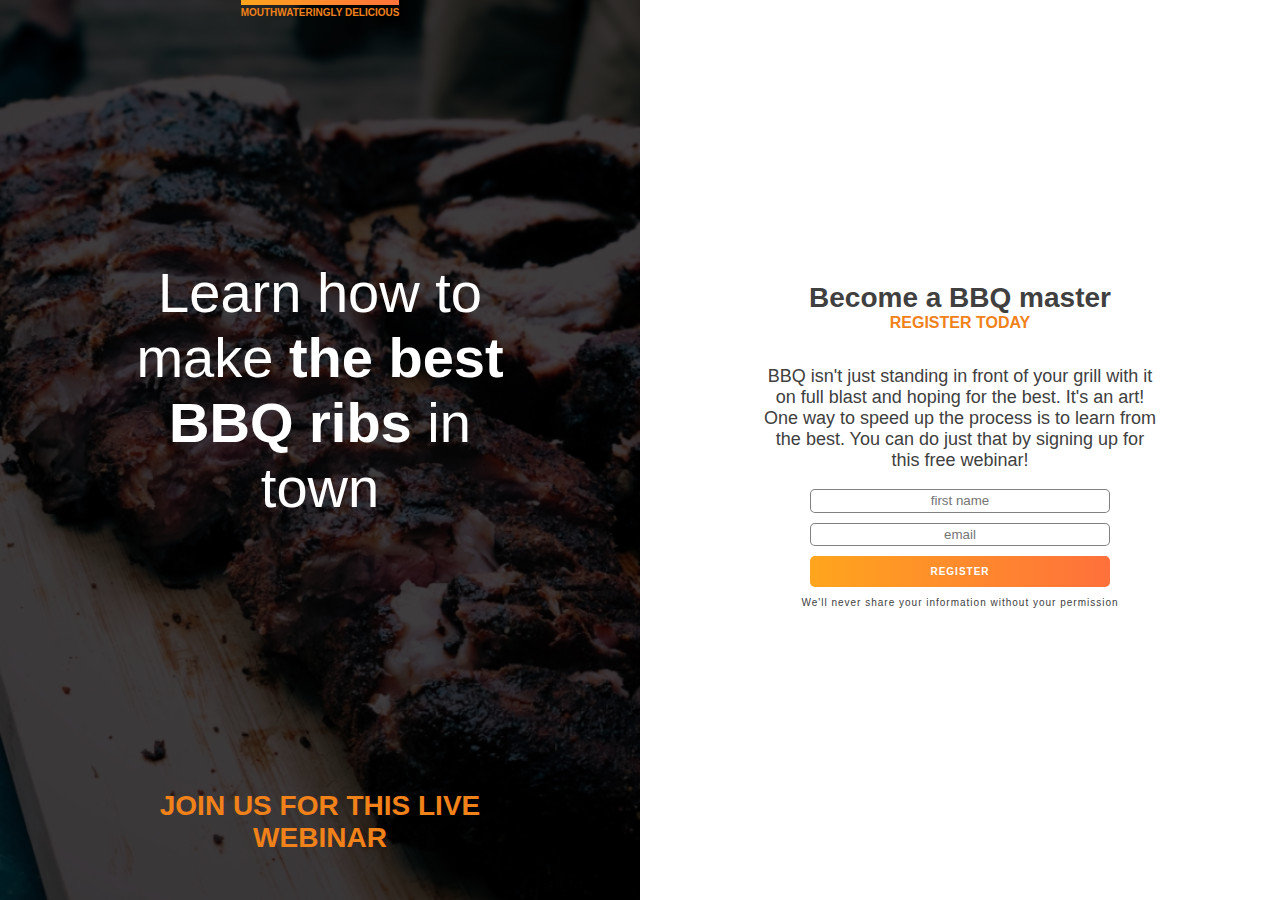
<file: Module 3 - BBQ splash page/index.html>
<!DOCTYPE html>
<html lang="en">

<head>
    <meta charset="UTF-8">
    <meta name="viewport" content="width=device-width, initial-scale=1.0">
    <title>Become a BBQ master!</title>
    <link rel="stylesheet" href="css/styles.css">
    <link href="https://fonts.googleapis.com/css?family=Source+Sans+Pro:300,400,900&display=swap" rel="stylesheet">
</head>

<body>
    <div class="intro">
        <h1>Learn how to make <strong>the best BBQ ribs</strong> in town</h1>
        <p>Join us for this live webinar</p>
        <p class="top-text">Mouthwateringly delicious</p>
    </div>

    <div class="main-content">
        <h2>Become a BBQ master</h2>
        <p>Register Today</p>
        <p>BBQ isn't just standing in front of your grill with it on full blast and hoping for the best. It's an
            art!
            One way to speed up the process is to learn from the best. You can do just that by signing up for this
            free
            webinar!</p>
        <form class="email-collector" action="#" method="POST">
            <input type="text" required placeholder="first name">
            <input type="email" required placeholder="email">
            <button class="btn btn-primary" type="submit">Register</button>
        </form>
        <p class="fine-print">
            We'll never share your information
            without your permission</p>
    </div>
</body>

</html>
</file>
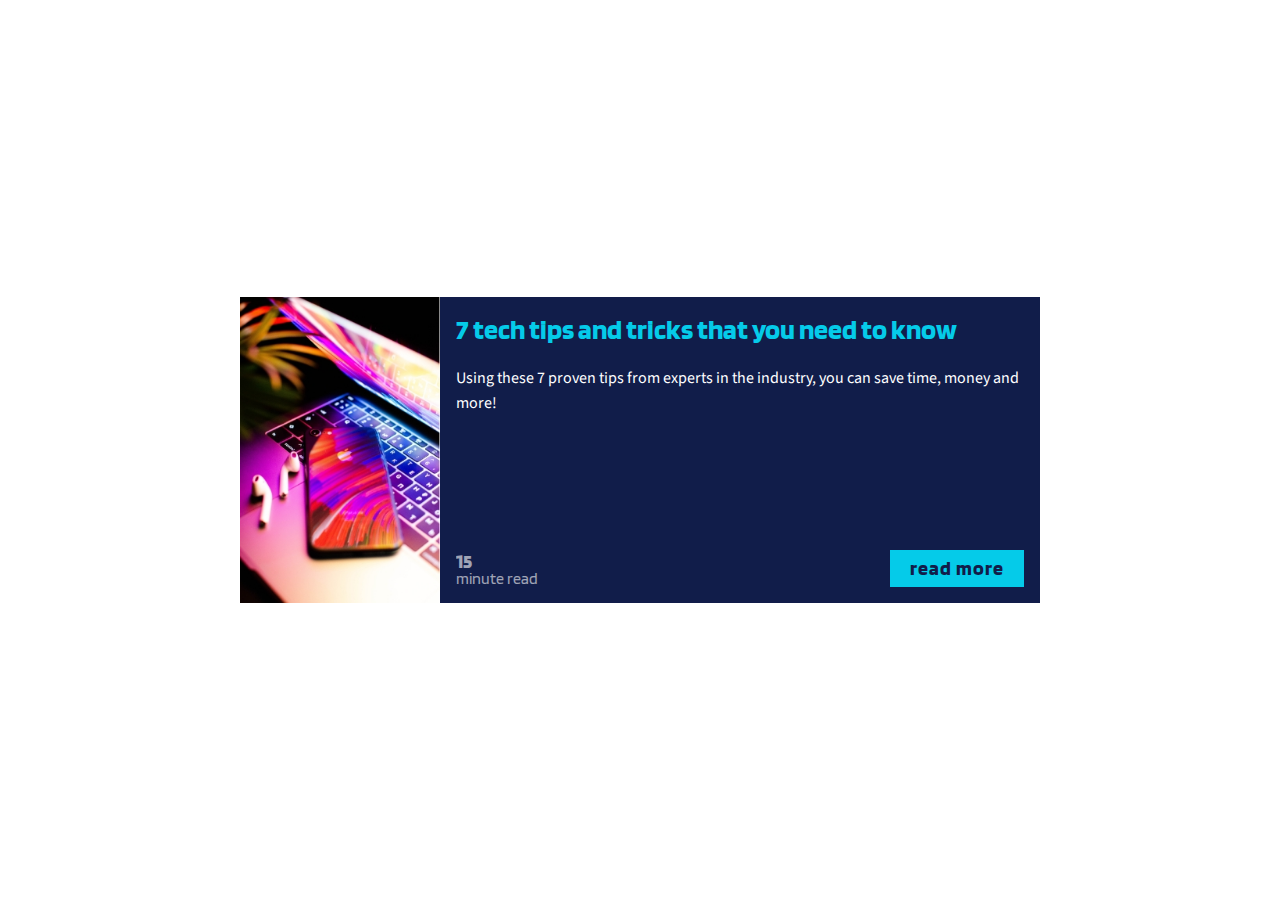
<file: Module 4 - Card component/index.html>
<!DOCTYPE html>
<html lang="en">

<head>
    <meta charset="UTF-8">
    <meta name="viewport" content="width=device-width, initial-scale=1.0">
    <title>Cards</title>
    <link rel="stylesheet" href="normalize.css">
    <title>Flexbox card</title>
    <link rel="stylesheet" href="css/style.css">
    <link href="https://fonts.googleapis.com/css?family=Blinker:400,700|Source+Sans+Pro&display=swap" rel="stylesheet">
</head>

<body>
    <div class="card">
        <img class="card-image" src="img/tech.jpg" alt="">
        <h2 class="card-title">7 tech tips and tricks that you need to know</h2>
        <p class="card-body">Using these 7 proven tips from experts in the industry, you can save time, money and
            more!
        </p>
        <p class="card-read-time"><span>15</span> minute read</p>
        <a href="#" class="card-btn">read more</a>
    </div>
</body>

</html>
</file>
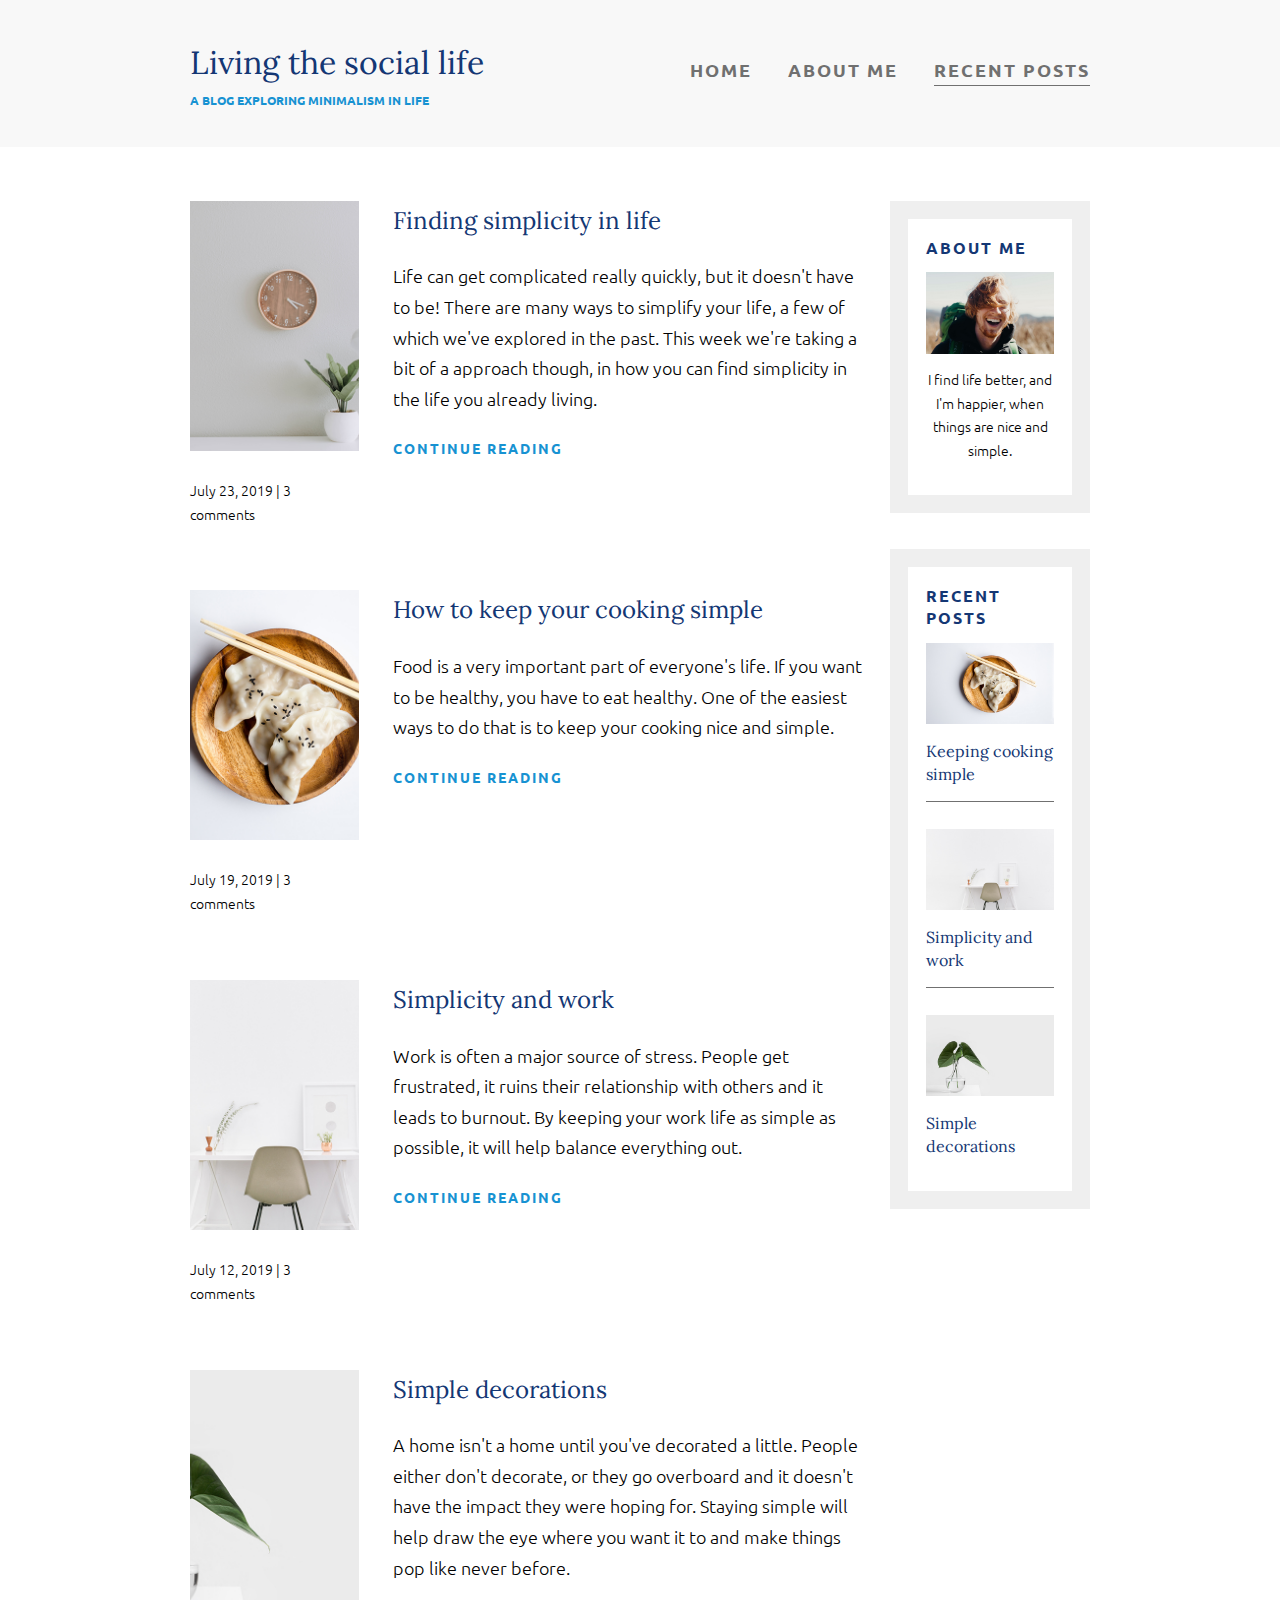
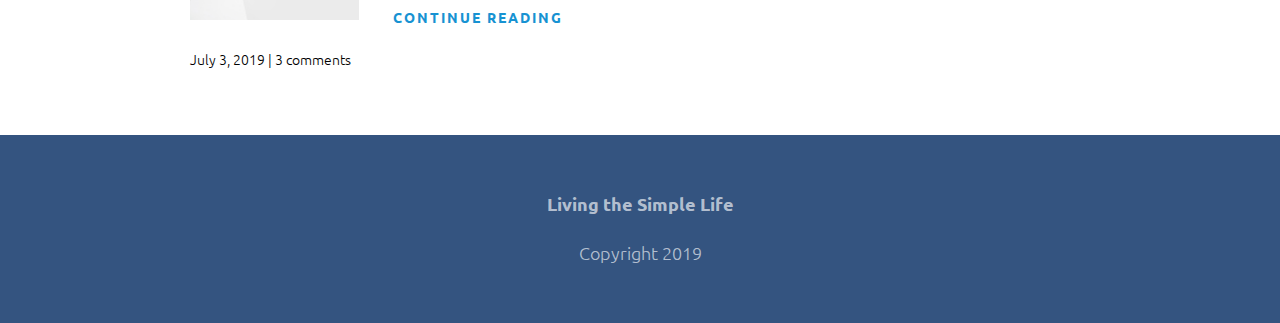
<file: Module 2- A simple life/recent-post.html>
<!DOCTYPE html>
<html lang="en">

<head>
    <meta charset="UTF-8">
    <meta name="viewport" content="width=device-width, initial-scale=1.0">
    <title>Document</title>
    <link rel="stylesheet" href="normalize.css">
    <link href="https://fonts.googleapis.com/css?family=Lora|Ubuntu:300,400,700&display=swap" rel="stylesheet">
    <link rel="stylesheet" href="css/styles.css">
    <script src="https://code.jquery.com/jquery-3.6.0.min.js"></script>
</head>

<body>
    <header>
        <div class="container container-flex">
            <div class="site-title">
                <h1>Living the social life</h1>
                <p class="subtitle">A blog exploring minimalism in life</p>
            </div>
            <nav>
                <ul>
                    <li><a href="index.html">Home</a></li>
                    <li><a href="about-me.html">About me</a></li>
                    <li><a class="current-page" href="recent-post.html">Recent posts</a></li>
                </ul>
            </nav>
        </div>
    </header>

    <div class="container container-flex">
        <main role="main">
            <article class="article-recent">
                <div class="article-recent-main">
                    <h2 class="article-title">Finding simplicity in life</h2>
                    <p class="article-body">Life can get complicated really quickly, but it doesn't
                        have to
                        be! There are many ways to simplify your life, a few of which we've explored in the
                        past</a>. This week we're taking a bit of a approach though, in how you can find simplicity
                        in
                        the life you already living.</p>
                    <a href="#" class="article-read-more">CONTINUE READING</a>
                </div>
                <div class="article-recent-secondary">
                    <img src="img/life.jpg" alt="two dumplings on a wood plate with chopsticks" class="article-image">
                    <p class="article-info">July 23, 2019 | 3 comments</p>
                </div>
            </article>

            <article class="article-recent">
                <div class="article-recent-main">
                    <h2 class="article-title">How to keep your cooking simple </h2>
                    <p class="article-body">Food is a very important part of everyone's life. If you want to be healthy,
                        you have to eat healthy. One of the easiest ways to do that is to keep your cooking nice and
                        simple.</p>
                    <a href="#" class="article-read-more">CONTINUE READING</a>
                </div>
                <div class="article-recent-secondary">
                    <img src="img/food.jpg" alt="two dumplings on a wood plate with chopsticks" class="article-image">
                    <p class="article-info">July 19, 2019 | 3 comments</p>
                </div>
            </article>

            <article class="article-recent">
                <div class="article-recent-main">
                    <h2 class="article-title">Simplicity and work </h2>
                    <p class="article-body">Work is often a major source of stress. People get frustrated, it ruins
                        their relationship with others and it leads to burnout. By keeping your work life as simple as
                        possible, it will help balance everything out.</p>
                    <a href="#" class="article-read-more">CONTINUE READING</a>
                </div>
                <div class="article-recent-secondary">
                    <img src="img/work.jpg" alt="a chair white chair at a white desk on a white wall"
                        class="article-image">
                    <p class="article-info">July 12, 2019 | 3 comments</p>
                </div>
            </article>

            <article class="article-recent">
                <div class="article-recent-main">
                    <h2 class="article-title">Simple decorations</h2>
                    <p class="article-body">A home isn't a home until you've decorated a little. People either don't
                        decorate, or they go overboard and it doesn't have the impact they were hoping for. Staying
                        simple will help draw the eye where you want it to and make things pop like never before.</p>
                    <a href="#" class="article-read-more">CONTINUE READING</a>
                </div>
                <div class="article-recent-secondary">
                    <img src="img/deco.jpg" alt="a green plant in a clear, round vase with water in it"
                        class="article-image">
                    <p class="article-info">July 3, 2019 | 3 comments</p>
                </div>
            </article>
        </main>

        <aside class="sidebar">
            <!-- top -->
            <div class="sidebar-widget">
                <h2 class="widget-title about-me">ABOUT ME</h2>
                <img src="img/about-me.jpg" alt="john doe" class="widget-image">
                <p class="widget-body">I find life better, and I'm happier, when things are nice and simple.</p>
            </div>
            <!-- bottom -->
            <div class="sidebar-widget">
                <h2 class="widget-title">RECENT POSTS</h2>
                <div class="widget-recent-post">
                    <h3 class="widget-recent-post-title">Keeping cooking simple</h3>
                    <img src="img/food.jpg" alt="two dumplings on a wood plate with chopsticks" class="widget-image">
                </div>
                <div class="widget-recent-post">
                    <h3 class="widget-recent-post-title">Simplicity and work</h3>
                    <img src="img/work.jpg" alt="a chair white chair at a white desk on a white wall"
                        class="widget-image">
                </div>
                <div class="widget-recent-post">
                    <h3 class="widget-recent-post-title">Simple decorations</h3>
                    <img src="img/deco.jpg" alt="a green plant in a clear, round vase with water in it"
                        class="widget-image">
                </div>
            </div>

        </aside>

    </div>


    <footer>
        <p><strong>Living the Simple Life</strong></p>
        <p>Copyright 2019</p>
    </footer>


</body>

</html>
</file>
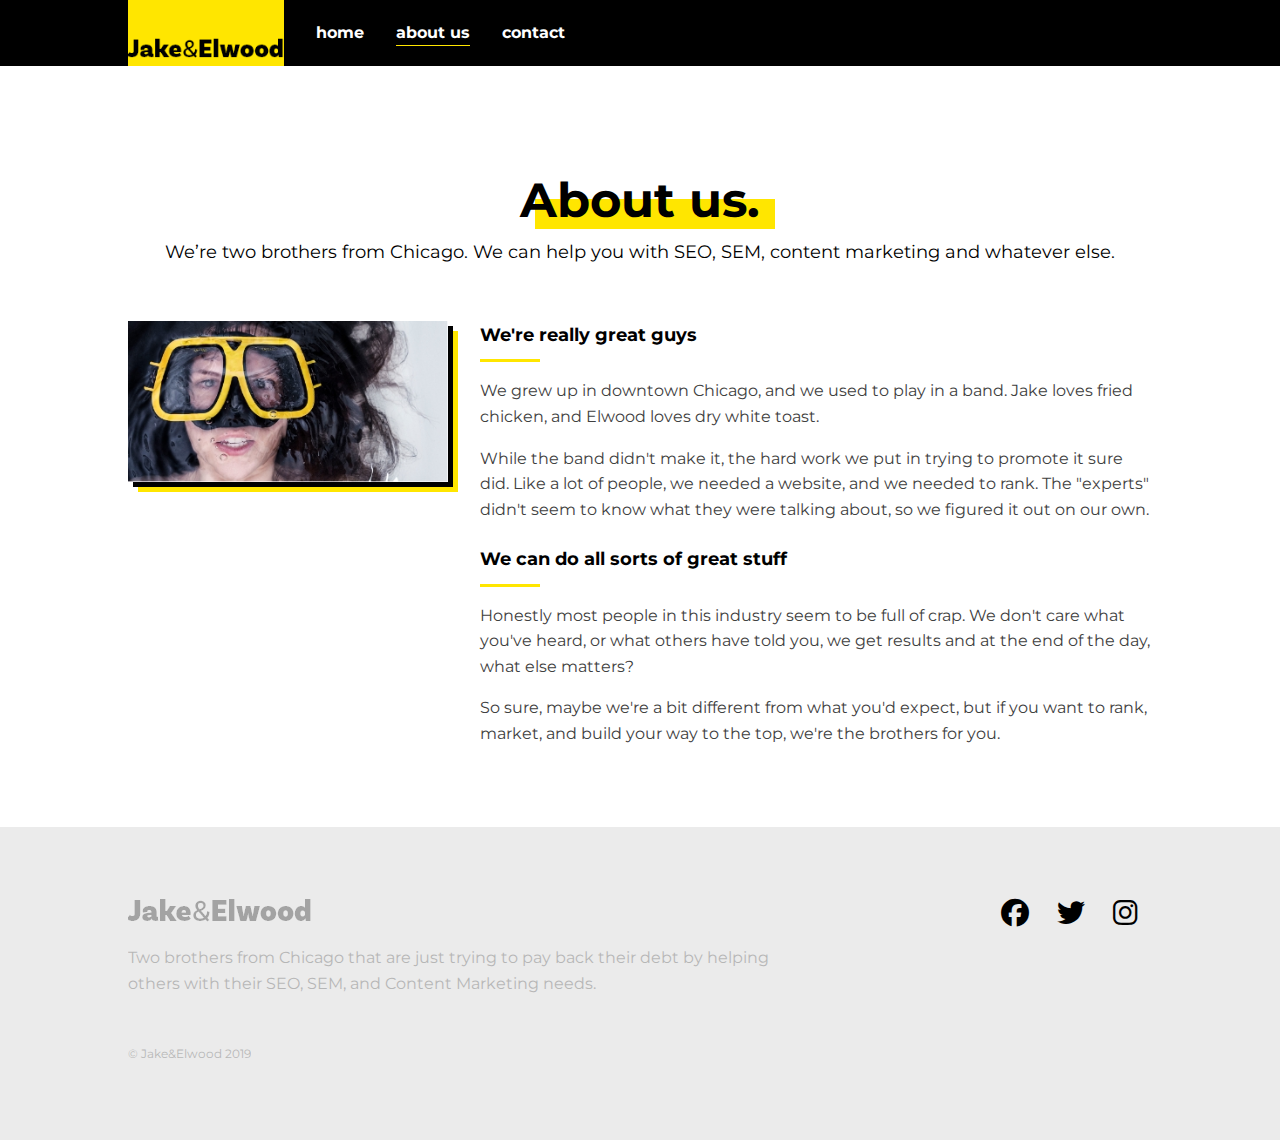
<file: Module 6 - Jake and Elwood/about.html>
<!DOCTYPE html>
<html>

<head>
    <link rel="stylesheet" href="normalize.css">
    <title>Jake & Elwood</title>
    <!-- viewport meta to render pages on mobile properly -->
    <meta name="viewport" content="width=device-width, initial-scale=1">

    <!-- link to google fonts -->
    <link href="https://fonts.googleapis.com/css?family=Montserrat:400,700&display=swap" rel="stylesheet">
    <!-- link to my CSS -->
    <link href="css/styles.css" rel="stylesheet">
    <link rel="stylesheet" href="https://cdnjs.cloudflare.com/ajax/libs/font-awesome/6.5.1/css/all.min.css" />
</head>

<body>
    <header class="header main-grid">
        <div class="header-content">
            <a class="logo-link" href="index.html">
                <img src="img/logo.png" alt="" class="logo">
            </a>
            <button aria-label="open navigation" class="open-nav">&#9776;</button>

            <nav class="nav">
                <button aria-label="close navigation" class="close-nav">&times;</button>
                <ul class="nav-list">
                    <li class="nav-item"><a href="index.html" class="nav-link">home</a></li>
                    <li class="nav-item current"><a href="about.html" class="nav-link">about us</a></li>
                    <li class="nav-item"><a href="contact.html" class="nav-link">contact</a></li>
                </ul>
            </nav>
        </div>
    </header>

    <main class="main-template main-grid">
        <h1 class="page-title">About us.</h1>
        <p class="subtitle">We’re two brothers from Chicago. We can help you with SEO, SEM, content marketing and
            whatever else.</p>

        <img class="main-image" src="img/about-me.jpg" alt="a man wearing goggles">

        <div class="main-text">
            <h2 class="section-title">We're really great guys</h2>
            <p>We grew up in downtown Chicago, and we used to play in a band. Jake loves fried chicken, and Elwood loves
                dry white toast. </p>
            <p>While the band didn't make it, the hard work we put in trying to promote it sure did. Like a lot of
                people, we needed a website, and we needed to rank. The "experts" didn't seem to know what they were
                talking about, so we figured it out on our own.</p>
            <h2 class="section-title">We can do all sorts of great stuff </h2>
            <p>Honestly most people in this industry seem to be full of crap. We don't care what you've heard, or what
                others have told you, we get results and at the end of the day, what else matters? </p>
            <p>So sure, maybe we're a bit different from what you'd expect, but if you want to rank, market, and build
                your way to the top, we're the brothers for you.</p>
        </div>
    </main>

    <footer class="footer main-grid">
        <div class="footer-main">
            <img src="img/logo.png" alt="" class="footer-logo">
            <p class="footer-text">Two brothers from Chicago that are just trying to pay back their debt by helping
                others with their SEO, SEM, and Content Marketing needs.</p>
            <p class="footer-fineprint">© Jake&Elwood 2019</p>
        </div>
        <ul class="social-list">
            <li class="social-item"><a href="#" class="social-link"><i class="fab fa-facebook"></i></a></li>
            <li class="social-item"><a href="#" class="social-link"><i class="fab fa-twitter"></i></a></li>
            <li class="social-item"><a href="#" class="social-link"><i class="fab fa-instagram"></i></a></li>
        </ul>
    </footer>
    <!-- to avoid slowing down the loading time -->
    <script src="script.js"></script>
</body>

</html>
</file>
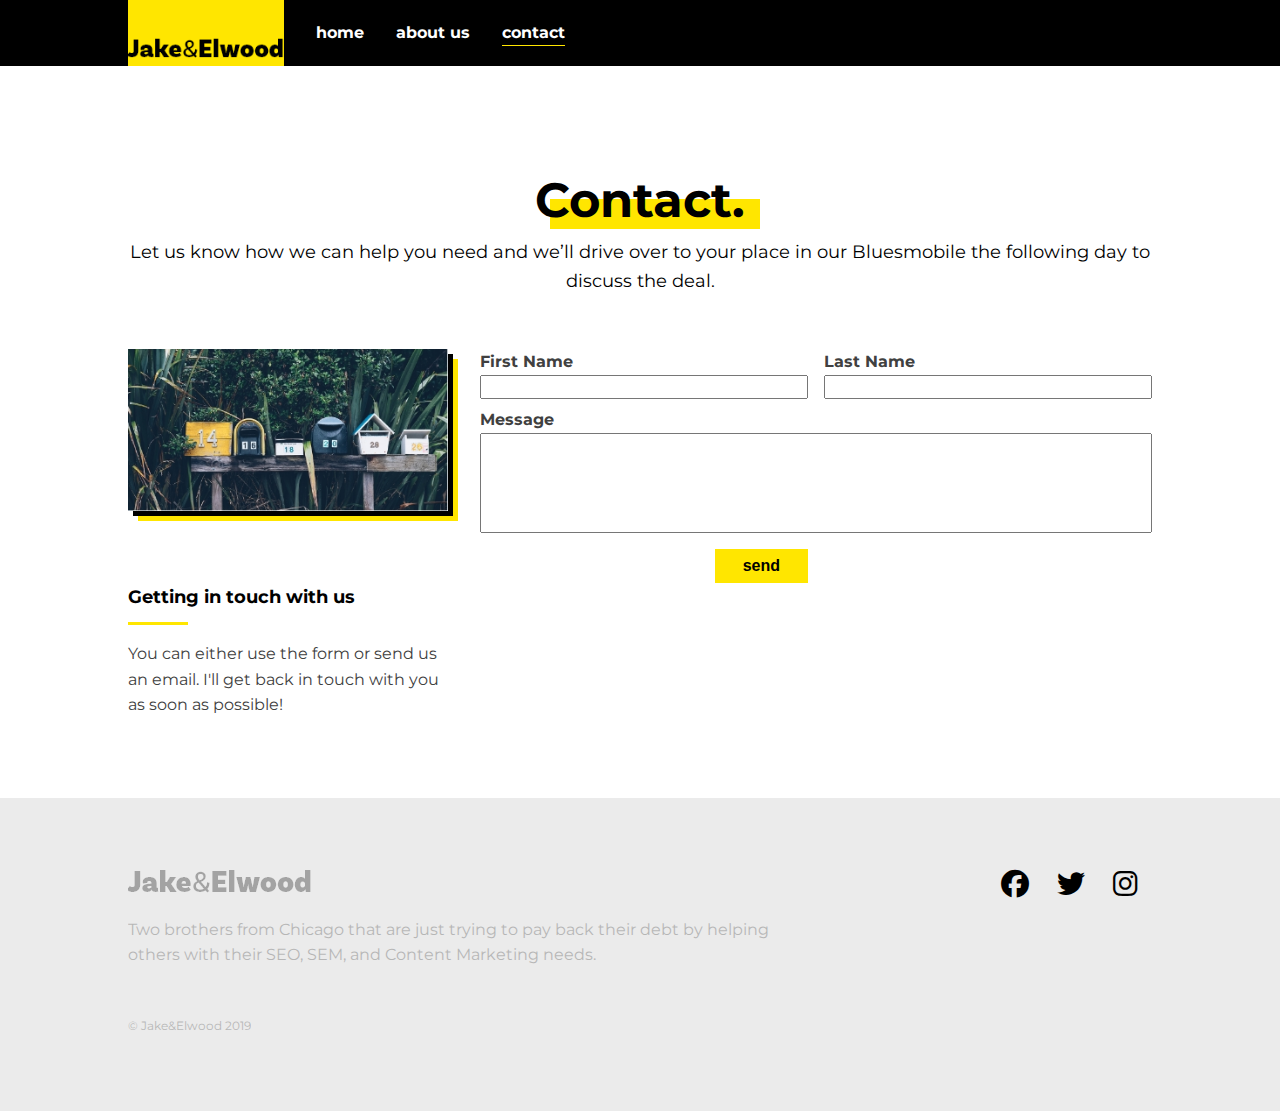
<file: Module 6 - Jake and Elwood/contact.html>
<!DOCTYPE html>
<html>

<head>
    <link rel="stylesheet" href="normalize.css">
    <title>Jake & Elwood</title>
    <!-- viewport meta to render pages on mobile properly -->
    <meta name="viewport" content="width=device-width, initial-scale=1">

    <!-- link to google fonts -->
    <link href="https://fonts.googleapis.com/css?family=Montserrat:400,700&display=swap" rel="stylesheet">
    <!-- link to my CSS -->
    <link href="css/styles.css" rel="stylesheet">
    <link rel="stylesheet" href="https://cdnjs.cloudflare.com/ajax/libs/font-awesome/6.5.1/css/all.min.css" />
</head>

<body>
    <header class="header main-grid">
        <div class="header-content">
            <a class="logo-link" href="index.html">
                <img src="img/logo.png" alt="" class="logo">
            </a>
            <button aria-label="open navigation" class="open-nav">&#9776;</button>

            <nav class="nav">
                <button aria-label="close navigation" class="close-nav">&times;</button>
                <ul class="nav-list">
                    <li class="nav-item"><a href="index.html" class="nav-link">home</a></li>
                    <li class="nav-item"><a href="about.html" class="nav-link">about us</a></li>
                    <li class="nav-item current"><a href="contact.html" class="nav-link">contact</a></li>
                </ul>
            </nav>
        </div>
    </header>

    <main class="main-template main-grid">

        <h1 class="page-title">Contact.</h1>
        <p class="subtitle">Let us know how we can help you need and we’ll drive over to your place in our Bluesmobile
            the following day to discuss the deal.</p>

        <img class="main-image" src="img/contact.jpg" alt="a bunch of mailboxes">
        <div class="secondary-text">
            <h2 class="section-title">Getting in touch with us</h2>
            <p>You can either use the form or send us an email. I'll get back in touch with you as soon as possible!</p>
        </div>

        <div class="main-text">
            <form class="contact-form" action="#" method="POST">

                <label class="fname-label" for="fname">First Name</label>
                <input class="fname-input" id="fname" type="text">

                <label class="lname-label" for="lname">Last Name</label>
                <input class="lname-input" id="lname" type="text">

                <label class="message-label" for="message">Message</label>
                <textarea class="message-textarea" id="message"></textarea>

                <button class="btn btn-primary btn-form">send</button>
            </form>
        </div>


    </main>

    <footer class="footer main-grid">
        <div class="footer-main">
            <img src="img/logo.png" alt="" class="footer-logo">
            <p class="footer-text">Two brothers from Chicago that are just trying to pay back their debt by helping
                others with their SEO, SEM, and Content Marketing needs.</p>
            <p class="footer-fineprint">© Jake&Elwood 2019</p>
        </div>
        <ul class="social-list">
            <li class="social-item"><a href="#" class="social-link"><i class="fab fa-facebook"></i></a></li>
            <li class="social-item"><a href="#" class="social-link"><i class="fab fa-twitter"></i></a></li>
            <li class="social-item"><a href="#" class="social-link"><i class="fab fa-instagram"></i></a></li>
        </ul>
    </footer>
    <!-- to avoid slowing down the loading time -->
    <script src="script.js"></script>
</body>

</html>
</file>
<file: Module 3 - BBQ splash page/css/styles.css>
* {
    /* default: content-box

    when we set the box-sizing to border-box, padding, border, or margin are included 
    in the width/height of an element when we set it.
    */
    box-sizing: border-box;
}

body {
    margin: 0;
    font-size: 1rem;
    font-family: 'Source Sans', sans-serif;
    color: #404040;
    text-align: center;
}

/* =================
Typography
================= */

h1 {
    font-size: 2.25rem;
    font-weight: 300;
    color: #FFF;
    margin: 0;
}

h2 {
    font-size: 1.315rem;
    margin: 0; 
}

h1 + p {
    font-size: 1.3125rem;
}

h2 + p {
    font-size: 1rem;
    margin-top: 0 ;
}

h1 + p,
h2 + p {
    color: #F18119;
    font-weight: 900;
    text-transform: uppercase;
}

.top-text {
    font-size: 0.625rem;
    margin: 0;
    padding-top: 2px;
    font-weight: 900;
    color: #F18119;
    text-transform: uppercase;
    order: -1;
    border-top: 5px solid #F18119;
    /* trick */
    border-image: linear-gradient(to left, #ff713b, #ffa51d) 1;
}

.fine-print {
    font-size: 0.625rem;
    letter-spacing: 1px;
}


strong {
    font-weight: 900;
}

/*==================
Intro section
================== */

.intro {
    background-image: url(../images/ribs.jpg);
    /* just incase the image didn't load */
    background-color: #404040;
    /* you need to have bg color and bg img */
    background-blend-mode: multiply;
    background-position: center;
    background-size: cover;
    padding: 0 .5em 1em;

    display: flex;
    flex-direction: column;
    justify-content: space-between;
    min-height: 50vh;
}

/*==================
Main section
================== */

.main-content {
    padding: 2em 1em;
}

/*  
    reason why m,argin: 0 auto is not utilized is that, it will overwrite
     the previous margins that were set. 
    
     so to achieve the center look of both intro and main section, 
     the long method is don instead of the shorthand method of

     margin 0 auto.
*/

.intro > *,
.main-content > * {
    max-width: 400px;
    margin-left: auto;
    margin-right: auto;
}

/* another solution to centering contents but 
   it is a lot. */

/* .container {
    max-width: 400px;
    margin: 0 auto;
}

.container-intro {
    display: flex;
    flex-direction: column;
    justify-content: space-between;
    min-height: 50vh;
} */

/*==================
Form
================== */

form {
    display: flex;
    flex-direction: column;
    justify-content: space-between;
}

.email-collector {
    width: 80%;
    max-width: 300px;
}

/*  input has a default width, 
so setting it to a 100%, meaning it will
fill a huindred percent of its parent. */
input,
.btn {
    width: 100%;
    border-radius: 5px;
}

input {
    font-family: inherit;
    text-align: inherit;
    margin-bottom: .75em;
    padding: .25em;
    border: 1px solid #404040a8;
    border-radius: 5px;
    transform: scale(1);
    transition: transform 250ms;
}

input:focus {
    transform: scale(1.1);
}

.btn {
    display: inline-block;
    padding: 1em 1.5em;
    font-size: .625rem;
    text-transform: uppercase;
    font-weight: 900;
    letter-spacing: 1px;
    border: 0;
    /* no hover on buttons but you
    can use a cursor:pointer to make
    it more interactive. */
    cursor: pointer;
}

.btn-primary {
    background: linear-gradient(to left, #ff713b, #ffa51d);
    color: #fff;
    transform: scale(1);
    /* can be another solution to hover :3 */
    transition: transform 250ms;
}

.btn-primary:hover,
.btn-primary:focus {
    transform: scale(1.1);
}

/*==================
Media queries
================== */

@media (min-width: 500px) {
    body {
        font-size: 1.125rem;
        display: flex;
    }
    
    h1 {
        font-size: 3.5rem;
    }
    
    h2,
    h1 + p {
        font-size: 1.75rem;
    }
    
    .intro,
    .main-content {
        width: 50%;
        /* 
        new learnings: always set to min-height instead of solely height 
        */
        min-height: 100vh;
    }  
    
    .main-content {
        display: flex;
        flex-direction: column;
        justify-content: center;
    }

    /* we cant always put percentages on heigh 
    but this is an exception */

    .container-intro {
        height: 100%;
    }
}
</file>
<file: Module 4 - Card component/css/style.css>
body {
    margin: 0;
    min-height: 100vh;
    display: flex;
    justify-content: center;
    align-items: center;
}

.card {
    display: grid;
    width: 90%;
    max-width: 800px;
    background: #111d4a;
    color: #fff;
    grid-template: 200px 1em auto auto 100px 1em / 1em auto auto 1em;
    
}

.card-image {
    object-fit: cover;
    grid-column: 1 / -1;
    width: 100%;
    height: 100%;
}

.card-title,
.card-read-time,
.card-btn {
    font-family: 'Blinker', sans-serif;
}

.card-title {
    color: #05cbe9;
    font-size: 1.75rem;
    margin: 0;
    grid-column: 2 / -2;
    grid-row: 3;
}

.card-body {
    font-size: 1rem;
    font-family: 'Source Sans Pro', sans-serif;
    line-height: 1.6;
    grid-column: 2 / -2;
    grid-row: 4;
}

.card-btn {
    font-size: 1.25rem;
    background: #05cbe9;
    color: #111d4a;
    text-decoration: none;
    font-weight: 700;
    padding: .35em 1em;
    letter-spacing: 1px;
    align-self: end;
    justify-self: end;
    grid-row: 5;
    grid-column: 3;
}

.card-read-time {
    margin: 0;
    opacity: .6;
    line-height: 1;
    align-self: end;
    grid-row: 5;
    grid-column: 2;
}

.card-read-time span {
    font-weight: 700;
    display: block;
    font-size: 1.25em;
}

@media (min-width: 600px) {
   .card {
    grid-template: 1em auto auto 150px 1em / 200px auto auto 0px;
    grid-gap: 0 1em;
   }

   .card-image {
    grid-row: 1 / -1;
    grid-column: 1 / 2;
   }

   .card-title {
    grid-row: 2;
    grid-column: 2 / -2;
   }

   .card-body {
    grid-row: 3 / -3;
    grid-column: 2 / -2;
   }

   .card-btn,
   .card-read-time {
    grid-row: 4;
    }
}
</file>
<file: Module 2- A simple life/css/styles.css>
/*  Fonts
-----
font-family: 'Lora', serif;
font-family: 'Ubuntu', sans-serif;
*/

body {
    margin: 0;
    font-family: 'Ubuntu', sans-serif;
    font-size: 1.125rem;
    font-weight: 300;
    /* 
    if youre using unit, it will apply to all headings, and body. 
    if no units. it only just apply it to the body. 
    */
    line-height: 1.7;
}

/* body * {
    border: 1px solid magenta;
}  */

img {
    max-width: 100%;
    display: block;
}

.image-full {
    max-height: 300px;
    width: 100%;
    object-fit: cover;
    margin-bottom: 2em;
}

/* =================
Typography
================= */

h1, 
h2,
h3 {
    font-family: 'Lora', serif;
    font-weight: 400;
    color: #143774;
    margin-top: 0;
}

h1 {
    font-size: 2rem;
    margin: 0;
}

h3 {
    color: #1792d2;
}

a {
    color: #1792d2;
}

a:hover,
a:focus {
    color: #143774;
}

strong {
    font-weight: 700;
}

/* h1 subtitle */
.subtitle {
    margin: 0;
    color: #1792d2;
    font-weight: 700;
    font-size: .75rem;
    text-transform: uppercase;
}

.article-title {
    font-size: 1.5rem;
}

.article-read-more,
.article-info {
    font-size: .875rem;
}

.article-read-more {
    color: #1792d2;
    text-decoration: none;
    font-weight: 700;
    /* upping text styles */
    text-transform: uppercase;
    letter-spacing: 2px;
}

.article-read-more:hover,
.article-read-more:focus {
    color: #143774;
    text-decoration: underline;
}

.article-info {
    margin: 2em 0;
}

.widget-title,
.widget-recent-post-title {
    font-size: 1rem;
    line-height: 1.4;
}

.widget-recent-post-title {
    color: #143774;
}


.widget-title {
    font-size: 1rem;
    font-family: 'Ubuntu', sans-serif;
    font-weight: 700;
    letter-spacing: 2px;
}

.article-info,
.widget-body {
    font-size: 0.875rem;
}

/* =================
Layout
================= */

.container {
    width: 100%;
    max-width: 900px;
    margin: 0 auto;
}

.container-flex {
    display: flex;
    flex-direction: column;
    justify-content: space-between;
}

header {
    background: #f8f8f8;
    padding: 2em 0;
    text-align: center;
    margin-bottom: 3em;
    
}

footer {
    background:#345480;
    /* alpha -> opacity / transparency */
    color: rgba(255, 255, 255, 0.65);
    text-align: center;
    padding: 2em 0;
}

@media (min-width: 675px) {
    .container-flex {
        flex-direction: row;
    }
    
    main {
        width: 75%;
    }
    
    header {
        text-align: left;
    }
    aside {
        width: 20%;
        min-width: 200px;
        margin-left: 1em;
        /* solves the huge sidebar when lowering the screen size */
        /* min-width: 200px; */
    }
}

/* navigation */

nav ul {
    list-style: none;
    padding: 0;
    display: flex;
    justify-content: center;
}

nav li {
    margin-left: 2em;
}

nav a {
    text-decoration: none;
    color: #707070;
    font-weight: 700;
    padding: .25em 0;
    /* upping text design */
    text-transform: uppercase;
    letter-spacing: 2px;  
}

nav a:hover,
nav a:focus {
    color: #1792d2;
}

.current-page {
    border-bottom: 1px solid #707070;
}

.current-page:hover {
    color: #707070;
}

@media (max-width: 675px) {
    nav ul {
        flex-direction: column;
    }
    
    nav li {
        margin: .5em 0;
    }

}

/* articles */

.article-featured {
    border-bottom: #707070 1px solid;
    padding-bottom: 2em;
    margin-bottom: 2em;
}

.article-recent {
    display: flex;
    flex-direction: column;
    margin-bottom: 2em;
}

.article-recent-main {
    order: 2;
}

.article-recent-secondary {
    order: 1;
}

@media (min-width: 675px) {
    .article-recent {
        flex-direction: row;
        justify-content: space-between;
    }

    .article-recent-main {
        width: 70%;
    }
    
    .article-recent-secondary {
        width: 25%;
    }

    .article-recent-secondary:nth-child(3) {
        object-position: left;
    }

    .article-featured {
        display: flex;
        flex-direction: column;
    }

    .article-image {
        order: -2;
    }

    .article-info {
        order: -1;
    }

    .article-image {
        width: 100%;
        min-height: 250px;  
        object-fit: cover;
        /* object-position: left; */
    }
}

/* widgets */

.sidebar-widget {
    border: 1em solid #EFEFEF;
    margin-bottom: 2em;
    padding: 1em;
}

.widget-recent-post {
    display: flex;
    flex-direction: column;
    border-bottom: 1px solid #707070;
    margin-bottom: 1.5em;
}

.widget-recent-post:last-child {
    border: 0;
    margin: 0;
}

.widget-image {
    order: -1;
}

.widget-body {
    text-align: center;
}

.widget-recent-post-title {
    margin: 1em 0;
}

.about-me {
    display: none;
}

@media (min-width: 675px) {
    .about-me {
        display: block;
    }
   
}
</file>
<file: Module 6 - Jake and Elwood/css/styles.css>
* {
    box-sizing: border-box;
}

body {
    margin: 0;
    font-family: 'Montserrat', sans-serif;
    font-size: 1rem;
    color: #404040;
    line-height: 1.6;
}

img {
    max-width: 100%;
}

/* body * {
    outline: 1px solid magenta;
} */

/* ==================
    Typography
===================== */

h1,
h2,
strong {
    font-weight: 700;
}

.accent-color {
    color: #FFE600;
}


.hero-title {
    font-size: 1.5rem;
    line-height: 1.4;
    margin-bottom: 0;
}

.hero-subtitle {
    font-size: 1.125rem;
}

.section-title {
    font-size: 1.125rem;
    color: #000;
    margin-top: 1.25em;
}

/* after the content of the h2, it will add.
if you dotn want to change the markup or add a span*/
.section-title::after {
    /* needed. because it has to be there */
    content: "";
    display: block;
    width: 60px;
    height: 3px;
    margin-top: 10px;
    background: #FFE600;
}

.section-title-center::after {
    margin-left: auto;
    margin-right: auto;
}

.section-title:first-child {
    margin-top: 0;
}

.page-title {
    margin-bottom: 0;
    font-size: 3rem;
    justify-self: center;
}

.page-title::after {
    content: '';
    display: block;
    width: 100%;
    height: 30px;
    background: #FFE600;
    margin-top: -40px;
    margin-left: 15px;
}

.subtitle {
    margin: .5em 0 3em;
    font-size: 1.125rem;
}


/* buttons */

.btn {
    padding: .5em 1.75em;
    font-weight: 700;
    margin-top: .5em;
    text-decoration: none;
    border: 0;
    cursor: pointer;
}

.btn-primary {
    background: #FFE600;
    color: #000;
    justify-self: start;
}

.btn-primary:hover,
.btn-primary:focus {
    background: #ffc400;
}

.btn-form {
    justify-self: end;
}

/* ==================
    general layout
===================== */

.main-grid {
    display: grid;
    grid-template-columns: minmax(1em, 1fr) minmax(0px, 500px) minmax(1em, 1fr);
    grid-column-gap: 2em;
}

@media (min-width: 600px) {
    .main-grid {
        grid-template-columns: minmax(1em, 1fr) repeat(3, minmax(150px, 320px)) minmax(1em, 1fr);
    }
}

/* navigation */

.header {
    background: #000;
}

.header-home {
    background: transparent;
    position: absolute;
}




.header-content {
    display: flex;
    grid-column: 2 / -2;
}

.logo-link {
    background-color: #FFE600;
    padding-top: 2em;
}

/* for small screen */
/* it;s there but it;s gone
wihthe 100% left. */
.nav {
    position: fixed;
    background: #000;
    width: 100%;
    top: 0;
    right: 0;
    bottom: 0;
    left: 100%;
    transform: translateX(0);
    transition: transform 250ms;
}

.navigation-open {
    /* moves things around */
    transform: translate(-100%);
}

.nav-list {
    display: flex;
    list-style: none;
    margin: 0;
    padding: 0;
    height: 100%;
    align-items: center;
    justify-content: space-around;
    flex-direction: column;
}

.nav-link {
    color: #fff;
    text-decoration: none;
    font-size: 3rem;
    font-weight: 700;
}

.nav-link:hover,
.nav-link:focus {
    color: #FFE600;
}

.close-nav {
    border: 0;
    background: 0;
    color: #FFE600;
    font-weight: 700;
    font-size: 2rem;
    cursor: pointer;
    padding: 1em;
    position: absolute;
}

.open-nav {
    border: 0;
    background: 0;
    color: #fff;
    cursor: pointer;
    padding: .5em;
    margin-left: auto;
    font-size: 1.5rem;
}

.current {
    border-bottom: 1px solid #FFE600;
}

@media (min-width: 600px) {

    .open-nav,
    .close-nav {
        display: none;
    }

    /* will go back to originally it was set to */
    .nav {
        position: initial;
    }

    .nav-list {
        flex-direction: row;
        justify-content: flex-start;
    }

    .nav-item {
        margin-left: 2em;
    }

    .nav-link {
        font-size: 1rem;
    }

    .header-home .nav {
        background: transparent;
    }
}


/* footer */

.footer {
    background: #ebebeb;
    padding: 4em 0;
    text-align: center;

    grid-template-areas:
        ". social ."
        ". main .";
}

.footer-main,
.social-list {
    grid-column: 2 / -2;
}

.footer-logo,
.footer-text,
.footer-fineprint {
    opacity: .3;
}

.footer-main {
    grid-area: main;
}

.footer-fineprint {
    font-size: .75rem;
    margin-top: 4em;
}

.social-list {
    grid-area: social;
    list-style: none;
    padding: 0;
    margin: 0 0 2em;
    display: flex;
    justify-content: center;
}

.social-link {
    color: #000;
    font-size: 1.75rem;
    margin: 0 .5em;
}

.social-link:hover {
    color: #777;
}

@media (min-width: 600px) {
    .footer {
        grid-template-areas:
            ". main main social ."
    }

    .footer-main {
        text-align: left;
    }

    .social-list {
        justify-content: end;
    }
}

/* ==================
    hero area
===================== */

.hero {
    background-image: url("../img/hero-bg.jpg");
    background-size: cover;
    background-position: bottom;
    padding: 8em 0 4em;
    color: #fff;
}

.hero>* {
    grid-column: 2 / -2;
}

/*  build media queries where you
are having problems and not just
on specific devices. */
@media (min-width: 400px) {
    .hero>* {
        margin-right: 20%;
    }
}

@media (min-width: 600px) {

    .hero {
        padding: 6em 0;
    }

    .hero>* {
        grid-column: 2 / span 2;
    }

}

/* ==================
    info section
===================== */

.info {
    padding: 4em 0;
    text-align: center;
}

.col {
    grid-column: 2 / -2;
}

@media (min-width: 600px) {
    .col {
        grid-column: span 1;
    }

    .col:first-child {
        grid-column: 2 / span 1;
    }
}

/* ==================
    template page
===================== */

.main-template {
    padding: 4em 0;
}

.page-title,
.subtitle {
    grid-column: 2 / -2;
    text-align: center;
    color: #000;
}

.main-template>* {
    grid-column: 2 / -2;
}

.main-image {
    margin-bottom: 1.5em;
    /* first one is left and right */
    box-shadow:
        5px 5px 0px #000,
        10px 10px 0 #FFE600;
    /* box-shadow: 10px 10px 25px rgba(0, 0, 0, .2); */
}

@media (min-width: 600px) {

    .main-image,
    .secondary-text {
        grid-column: 2;
    }

    .main-text {
        grid-column: 3 / span 2;
        grid: span 2;
    }

    .secondary-text {
        order: 2;
    }
}


/* ==================
    form
===================== */

.contact-form {
    display: grid;
}

label {
    font-weight: 700;
}

input,
textarea {
    margin-bottom: .5em;
}

textarea {
    /* para walng option na maresize */
    resize: none;
    height: 100px;
}

@media (min-width: 600px) {
    .contact-form {
        grid-template-columns: repeat(2, 1fr);
        grid-auto-flow: dense;
        grid-column-gap: 1em;
    }

    .fname-label,
    .fname-input {
        grid-column: 1;
    }

    .lname-label,
    .lname-input {
        grid-column: 2;
    }

    .message-label,
    .message-textarea {
        grid-column: span 2;
    }
}
</file>
